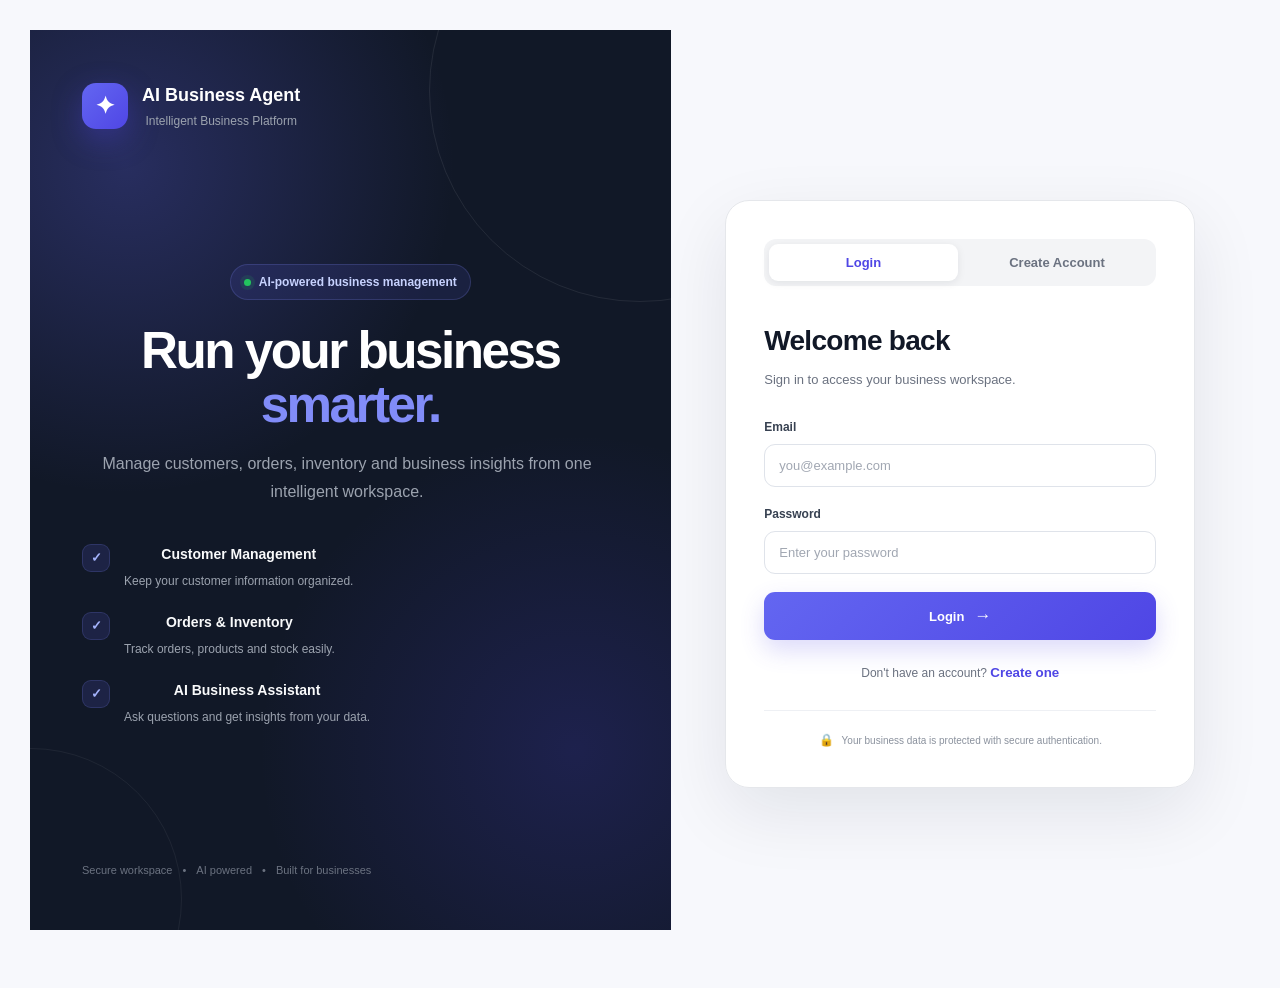
<file: html-frontend/index.html>
<!DOCTYPE html>
<html lang="en">
<head>
    <meta charset="UTF-8">
    <meta name="viewport" content="width=device-width, initial-scale=1.0">

    <title>AI Business Agent</title>

    <link rel="stylesheet" href="style.css">
</head>

<body>

    <div class="auth-page">

        <!-- LEFT BRANDING PANEL -->
        <section class="auth-brand">

            <div class="brand-content">

                <div class="brand-logo">
                    <div class="brand-icon">✦</div>

                    <div>
                        <div class="brand-name">
                            AI Business Agent
                        </div>

                        <div class="brand-small">
                            Intelligent Business Platform
                        </div>
                    </div>
                </div>

                <div class="brand-main">

                    <div class="brand-badge">
                        <span class="brand-badge-dot"></span>
                        AI-powered business management
                    </div>

                    <h1>
                        Run your business
                        <span>smarter.</span>
                    </h1>

                    <p>
                        Manage customers, orders, inventory and
                        business insights from one intelligent
                        workspace.
                    </p>

                    <div class="feature-list">

                        <div class="feature-item">
                            <div class="feature-icon">✓</div>

                            <div>
                                <strong>Customer Management</strong>
                                <small>
                                    Keep your customer information organized.
                                </small>
                            </div>
                        </div>

                        <div class="feature-item">
                            <div class="feature-icon">✓</div>

                            <div>
                                <strong>Orders & Inventory</strong>
                                <small>
                                    Track orders, products and stock easily.
                                </small>
                            </div>
                        </div>

                        <div class="feature-item">
                            <div class="feature-icon">✓</div>

                            <div>
                                <strong>AI Business Assistant</strong>
                                <small>
                                    Ask questions and get insights from your data.
                                </small>
                            </div>
                        </div>

                    </div>

                </div>

                <div class="brand-footer">
                    <span>Secure workspace</span>
                    <span>•</span>
                    <span>AI powered</span>
                    <span>•</span>
                    <span>Built for businesses</span>
                </div>

            </div>

        </section>


        <!-- RIGHT AUTH PANEL -->
        <section class="auth-panel">

            <div class="auth-card">

                <div class="mobile-brand">
                    <div class="mobile-brand-icon">✦</div>
                    <span>AI Business Agent</span>
                </div>

                <!-- TABS -->
                <div class="auth-tabs">

                    
                    <button
                        type="button"
                        id="loginTab"
                        class="auth-tab active"
                        onclick="showLogin()"
>
                        Login
                    </button>

                    <button
                        type="button"
                        id="registerTab"
                        class="auth-tab"
                        onclick="showRegister()"
>
                        Create Account
                    </button>

                </div>


                <!-- LOGIN -->
                <div id="loginSection" class="auth-section">

                    <div class="auth-heading">

                        <h2>
                            Welcome back
                        </h2>

                        <p>
                            Sign in to access your business workspace.
                        </p>

                    </div>


                    <form onsubmit="loginUser(event)">

                        <div class="form-group">

                            <label for="loginEmail">
                                Email
                            </label>

                            <input
                                id="loginEmail"
                                type="email"
                                placeholder="you@example.com"
                                autocomplete="email"
                                required
                            >

                        </div>


                        <div class="form-group">

                            <div class="password-label">

                                <label for="loginPassword">
                                    Password
                                </label>

                            </div>

                            <input
                                id="loginPassword"
                                type="password"
                                placeholder="Enter your password"
                                autocomplete="current-password"
                                required
                            >

                        </div>


                        <button
                            type="submit"
                            class="auth-button"
                        >
                            <span>Login</span>
                            <span class="button-arrow">→</span>
                        </button>

                    </form>


                    <div
                        id="loginMessage"
                        class="auth-message"
                    ></div>


                    <div class="auth-footer-text">

                        Don't have an account?

                        <button
                            onclick="showRegister()"
                            class="text-button"
                        >
                            Create one
                        </button>

                    </div>

                </div>


                <!-- REGISTER -->
                <div
                    id="registerSection"
                    class="auth-section hidden"
                >

                    <div class="auth-heading">

                        <h2>
                            Create your account
                        </h2>

                        <p>
                            Set up your business workspace in minutes.
                        </p>

                    </div>


                    <form onsubmit="registerUser(event)">

                        <div class="form-group">

                            <label for="registerName">
                                Owner Name
                            </label>

                            <input
                                id="registerName"
                                type="text"
                                placeholder="Your full name"
                                autocomplete="name"
                                required
                            >

                        </div>


                        <div class="form-group">

                            <label for="registerBusiness">
                                Business Name
                            </label>

                            <input
                                id="registerBusiness"
                                type="text"
                                placeholder="Your business name"
                                autocomplete="organization"
                                required
                            >

                        </div>


                        <div class="form-group">

                            <label for="registerEmail">
                                Email
                            </label>

                            <input
                                id="registerEmail"
                                type="email"
                                placeholder="you@example.com"
                                autocomplete="email"
                                required
                            >

                        </div>


                        <div class="form-group">

                            <label for="registerPhone">
                                Phone
                                <span class="optional">
                                    Optional
                                </span>
                            </label>

                            <input
                                id="registerPhone"
                                type="tel"
                                placeholder="Phone number"
                                autocomplete="tel"
                            >

                        </div>


                        <div class="form-group">

                            <label for="registerPassword">
                                Password
                            </label>

                            <input
                                id="registerPassword"
                                type="password"
                                placeholder="Create a password"
                                autocomplete="new-password"
                                minlength="8"
                                required
                            >

                            <div class="password-hint">
                                Minimum 8 characters
                            </div>

                        </div>


                        <button
                            type="submit"
                            class="auth-button"
                        >
                            <span>Create Account</span>
                            <span class="button-arrow">→</span>
                        </button>

                    </form>


                    <div
                        id="registerMessage"
                        class="auth-message"
                    ></div>


                    <div class="auth-footer-text">

                        Already have an account?

                        <button
                            onclick="showLogin()"
                            class="text-button"
                        >
                            Sign in
                        </button>

                    </div>

                </div>


                <div class="security-note">

                    <span class="security-icon">🔒</span>

                    <span>
                        Your business data is protected with
                        secure authentication.
                    </span>

                </div>

            </div>

        </section>

    </div>


    <script src="script.js"></script>

</body>
</html>
</file>
<file: html-frontend/style.css>
/* =========================================================
   AI BUSINESS AGENT
   PREMIUM SAAS DESIGN SYSTEM
   ========================================================= */

* {
    margin: 0;
    padding: 0;
    box-sizing: border-box;
}

:root {
    /* Brand */
    --primary: #4f46e5;
    --primary-dark: #4338ca;
    --primary-light: #eef2ff;
    --primary-soft: #f5f7ff;

    /* Background */
    --background: #f6f8fc;
    --surface: #ffffff;
    --surface-soft: #f8fafc;

    /* Sidebar */
    --sidebar: #111827;
    --sidebar-hover: #1f2937;
    --sidebar-active: #312e81;

    /* Text */
    --text-primary: #111827;
    --text-secondary: #64748b;
    --text-muted: #94a3b8;

    /* Borders */
    --border: #e6eaf0;
    --border-light: #eef1f5;

    /* Status */
    --success: #16a34a;
    --success-bg: #ecfdf3;

    --warning: #d97706;
    --warning-bg: #fffbeb;

    --danger: #dc2626;
    --danger-bg: #fef2f2;

    --info: #2563eb;
    --info-bg: #eff6ff;

    /* Shadows */
    --shadow-xs:
        0 1px 2px rgba(15, 23, 42, 0.03);

    --shadow-sm:
        0 3px 10px rgba(15, 23, 42, 0.05);

    --shadow-md:
        0 8px 25px rgba(15, 23, 42, 0.07);

    /* Radius */
    --radius-sm: 8px;
    --radius-md: 12px;
    --radius-lg: 16px;
}


/* =========================================================
   BODY
   ========================================================= */

body {
    font-family:
        Inter,
        -apple-system,
        BlinkMacSystemFont,
        "Segoe UI",
        Roboto,
        Arial,
        sans-serif;

    background: var(--background);

    color: var(--text-primary);

    line-height: 1.5;

    -webkit-font-smoothing: antialiased;
}


/* =========================================================
   GLOBAL
   ========================================================= */

button,
input,
textarea,
select {
    font-family: inherit;
}

button {
    cursor: pointer;
}

a {
    text-decoration: none;
    color: var(--primary);
}


/* =========================================================
   AUTH PAGE
   ========================================================= */

.auth-page {
    min-height: 100vh;

    display: flex;
    justify-content: center;
    align-items: center;

    padding: 30px;

    background:
        radial-gradient(
            circle at 10% 10%,
            rgba(79, 70, 229, 0.12),
            transparent 30%
        ),
        radial-gradient(
            circle at 90% 90%,
            rgba(37, 99, 235, 0.10),
            transparent 30%
        ),
        #f8fafc;
}


.auth-container {
    width: 100%;
    max-width: 470px;
}


.auth-card {
    background: white;

    border: 1px solid var(--border);

    border-radius: 20px;

    padding: 36px;

    box-shadow:
        0 25px 60px rgba(15, 23, 42, 0.10);
}


/* =========================================================
   AUTH BRAND
   ========================================================= */

.auth-brand {
    text-align: center;
    margin-bottom: 28px;
}


.auth-brand-icon {
    width: 60px;
    height: 60px;

    margin: 0 auto 15px;

    display: flex;
    align-items: center;
    justify-content: center;

    border-radius: 17px;

    background:
        linear-gradient(
            135deg,
            #6366f1,
            #4f46e5
        );

    color: white;

    font-size: 28px;

    box-shadow:
        0 12px 25px rgba(79, 70, 229, 0.25);
}


.auth-brand h1 {
    font-size: 26px;
    font-weight: 750;
    letter-spacing: -0.6px;
}


.auth-brand p {
    margin-top: 7px;

    color: var(--text-secondary);

    font-size: 14px;
}


/* =========================================================
   AUTH TABS
   ========================================================= */

.auth-tabs {
    display: grid;

    grid-template-columns: 1fr 1fr;

    gap: 5px;

    padding: 5px;

    background: #f1f5f9;

    border-radius: 10px;

    margin-bottom: 24px;
}


.auth-tab {
    padding: 11px;

    border: none;

    border-radius: 7px;

    background: transparent;

    color: var(--text-secondary);

    font-weight: 600;
}


.auth-tab.active {
    background: white;

    color: var(--primary);

    box-shadow: var(--shadow-xs);
}


/* =========================================================
   FORM
   ========================================================= */

.form-group {
    margin-bottom: 17px;
}


.form-group label {
    display: block;

    margin-bottom: 7px;

    font-size: 13px;

    font-weight: 650;

    color: #374151;
}


input,
textarea,
select {
    width: 100%;

    padding: 11px 13px;

    border-radius: 9px;

    border: 1px solid #d7dce4;

    background: white;

    color: var(--text-primary);

    outline: none;

    font-size: 14px;

    transition:
        border-color 0.2s ease,
        box-shadow 0.2s ease;
}


input:hover,
textarea:hover,
select:hover {
    border-color: #b9c0cc;
}


input:focus,
textarea:focus,
select:focus {
    border-color: var(--primary);

    box-shadow:
        0 0 0 3px rgba(79, 70, 229, 0.10);
}


input::placeholder,
textarea::placeholder {
    color: #9ca3af;
}


/* =========================================================
   BUTTONS
   ========================================================= */

.primary-button {
    width: 100%;

    padding: 12px 17px;

    border: none;

    border-radius: 9px;

    background:
        linear-gradient(
            135deg,
            #6366f1,
            #4f46e5
        );

    color: white;

    font-size: 14px;

    font-weight: 650;

    box-shadow:
        0 5px 14px rgba(79, 70, 229, 0.20);

    transition:
        transform 0.2s ease,
        box-shadow 0.2s ease;
}


.primary-button:hover {
    transform: translateY(-1px);

    box-shadow:
        0 8px 20px rgba(79, 70, 229, 0.28);
}


.secondary-button {
    padding: 9px 14px;

    background: white;

    color: #475569;

    border: 1px solid var(--border);

    border-radius: 8px;

    font-size: 13px;

    font-weight: 600;
}


.secondary-button:hover {
    background: var(--surface-soft);

    border-color: #cbd5e1;
}


/* =========================================================
   MESSAGES
   ========================================================= */

.message {
    display: none;

    padding: 11px 14px;

    margin-bottom: 17px;

    border-radius: 9px;

    font-size: 13px;
}


.message.success {
    display: block;

    background: var(--success-bg);

    border: 1px solid #bbf7d0;

    color: #166534;
}


.message.error {
    display: block;

    background: var(--danger-bg);

    border: 1px solid #fecaca;

    color: #991b1b;
}


/* =========================================================
   DASHBOARD
   ========================================================= */

.dashboard-container {
    min-height: 100vh;

    display: flex;

    background: var(--background);
}


/* =========================================================
   SIDEBAR
   ========================================================= */

.sidebar {
    position: fixed;

    left: 0;
    top: 0;
    bottom: 0;

    width: 255px;

    display: flex;

    flex-direction: column;

    background:
        linear-gradient(
            180deg,
            #111827 0%,
            #0f172a 100%
        );

    color: white;

    z-index: 100;

    border-right:
        1px solid rgba(255, 255, 255, 0.04);
}


/* =========================================================
   SIDEBAR HEADER
   ========================================================= */

.sidebar-header {
    padding: 25px 22px;

    border-bottom:
        1px solid rgba(255, 255, 255, 0.07);
}


.sidebar-header h2 {
    font-size: 17px;

    font-weight: 750;

    letter-spacing: -0.2px;
}


.sidebar-header p {
    margin-top: 4px;

    color: #94a3b8;

    font-size: 11px;

    letter-spacing: 0.2px;
}


/* =========================================================
   SIDEBAR NAVIGATION
   ========================================================= */

.sidebar-nav {
    padding: 18px 12px;

    display: flex;

    flex-direction: column;

    gap: 4px;
}


.nav-item {
    width: 100%;

    padding: 11px 13px;

    text-align: left;

    border: none;

    border-radius: 9px;

    background: transparent;

    color: #aeb8c7;

    font-size: 13px;

    font-weight: 600;

    transition:
        background 0.2s ease,
        color 0.2s ease,
        transform 0.2s ease;
}


.nav-item:hover {
    background: rgba(255, 255, 255, 0.07);

    color: white;

    transform: translateX(2px);
}


.nav-item.active {
    background:
        linear-gradient(
            135deg,
            #4f46e5,
            #4338ca
        );

    color: white;

    box-shadow:
        0 7px 18px rgba(79, 70, 229, 0.25);
}


/* =========================================================
   SIDEBAR FOOTER
   ========================================================= */

.sidebar-footer {
    margin-top: auto;

    padding: 18px;

    border-top:
        1px solid rgba(255, 255, 255, 0.07);
}


.sidebar-footer p {
    margin-bottom: 4px;

    color: #64748b;

    font-size: 10px;

    text-transform: uppercase;

    letter-spacing: 0.7px;
}


.sidebar-footer strong {
    display: block;

    margin-bottom: 14px;

    color: #e2e8f0;

    font-size: 12px;

    word-break: break-word;
}


.logout-button {
    width: 100%;

    padding: 9px;

    border-radius: 8px;

    background:
        rgba(255, 255, 255, 0.06);

    color: #cbd5e1;

    font-size: 12px;

    font-weight: 600;

    border:
        1px solid rgba(255, 255, 255, 0.05);
}


.logout-button:hover {
    background:
        rgba(220, 38, 38, 0.15);

    color: #fecaca;
}


/* =========================================================
   MAIN CONTENT
   ========================================================= */

.main-content {
    width: calc(100% - 255px);

    margin-left: 255px;

    min-height: 100vh;

    padding: 34px 42px 60px;
}


/* =========================================================
   PAGE
   ========================================================= */

.page {
    display: none;

    max-width: 1450px;

    margin: 0 auto;
}


.page.active-page {
    display: block;
}


/* =========================================================
   PAGE HEADER
   ========================================================= */

.page-header {
    margin-bottom: 27px;
}


.page-header h1 {
    font-size: 29px;

    font-weight: 760;

    letter-spacing: -0.8px;

    color: #0f172a;
}


.page-header p {
    margin-top: 5px;

    color: var(--text-secondary);

    font-size: 13px;
}


/* =========================================================
   METRIC CARDS
   ========================================================= */

.metrics-grid {
    display: grid;

    grid-template-columns:
        repeat(5, minmax(0, 1fr));

    gap: 15px;

    margin-bottom: 20px;
}


.metric-card {
    position: relative;

    background: white;

    border: 1px solid var(--border);

    border-radius: 13px;

    padding: 19px;

    box-shadow: var(--shadow-xs);

    overflow: hidden;

    transition:
        transform 0.2s ease,
        box-shadow 0.2s ease;
}


.metric-card::after {
    content: "";

    position: absolute;

    right: -25px;
    top: -25px;

    width: 70px;
    height: 70px;

    border-radius: 50%;

    background:
        rgba(79, 70, 229, 0.06);
}


.metric-card:hover {
    transform: translateY(-2px);

    box-shadow: var(--shadow-md);
}


.metric-card span {
    display: block;

    margin-bottom: 8px;

    color: var(--text-secondary);

    font-size: 11px;

    font-weight: 650;

    text-transform: uppercase;

    letter-spacing: 0.35px;
}


.metric-card strong {
    display: block;

    color: #0f172a;

    font-size: 25px;

    font-weight: 760;

    letter-spacing: -0.7px;
}


/* =========================================================
   CONTENT CARD
   ========================================================= */

.content-card {
    background: white;

    border: 1px solid var(--border);

    border-radius: 13px;

    padding: 21px;

    margin-bottom: 18px;

    box-shadow: var(--shadow-xs);
}


.content-card h2 {
    margin-bottom: 7px;

    font-size: 17px;

    font-weight: 720;

    color: #0f172a;
}


.content-card h3 {
    margin-bottom: 7px;

    font-size: 15px;

    font-weight: 700;
}


.content-card p {
    color: var(--text-secondary);

    font-size: 13px;
}


/* =========================================================
   SECTION HEADER
   ========================================================= */

.section-header {
    display: flex;

    align-items: center;

    justify-content: space-between;

    gap: 15px;

    margin-bottom: 16px;
}


.section-header h2 {
    margin-bottom: 0;
}


/* =========================================================
   TABLE
   ========================================================= */

.table-container {
    width: 100%;

    overflow-x: auto;

    border:
        1px solid var(--border);

    border-radius: 10px;

    background: white;
}


table {
    width: 100%;

    min-width: 650px;

    border-collapse: collapse;
}


thead {
    background: #f8fafc;
}


th {
    padding: 12px 14px;

    text-align: left;

    color: #64748b;

    font-size: 10px;

    font-weight: 750;

    text-transform: uppercase;

    letter-spacing: 0.55px;

    border-bottom:
        1px solid var(--border);
}


td {
    padding: 13px 14px;

    color: #374151;

    font-size: 13px;

    border-bottom:
        1px solid #f1f5f9;
}


tbody tr:last-child td {
    border-bottom: none;
}


tbody tr {
    transition:
        background 0.15s ease;
}


tbody tr:hover {
    background: #fafbff;
}


/* =========================================================
   FORM GRID
   ========================================================= */

.form-grid {
    display: grid;

    grid-template-columns:
        repeat(2, minmax(0, 1fr));

    gap: 14px;

    margin-bottom: 16px;
}


/* =========================================================
   CHAT
   ========================================================= */

.chat-messages {
    min-height: 420px;

    max-height: 540px;

    overflow-y: auto;

    padding: 18px;

    background:
        linear-gradient(
            180deg,
            #f8fafc,
            #f5f7fb
        );

    border:
        1px solid var(--border);

    border-radius: 12px;

    margin-bottom: 14px;
}


.chat-user,
.chat-assistant {
    max-width: 76%;

    padding: 12px 14px;

    margin-bottom: 12px;

    border-radius: 11px;

    font-size: 13px;

    line-height: 1.55;
}


.chat-user {
    margin-left: auto;

    color: white;

    background:
        linear-gradient(
            135deg,
            #6366f1,
            #4f46e5
        );

    box-shadow:
        0 5px 12px rgba(79, 70, 229, 0.15);
}


.chat-assistant {
    background: white;

    color: #374151;

    border:
        1px solid var(--border);

    box-shadow: var(--shadow-xs);
}


.chat-input-container {
    display: flex;

    gap: 10px;
}


.chat-input-container input {
    flex: 1;
}


.chat-input-container .primary-button {
    width: auto;

    min-width: 95px;
}


/* =========================================================
   BADGES
   ========================================================= */

.badge {
    display: inline-flex;

    align-items: center;

    padding: 4px 9px;

    border-radius: 999px;

    font-size: 10px;

    font-weight: 700;
}


.badge-success {
    background: var(--success-bg);

    color: #15803d;
}


.badge-warning {
    background: var(--warning-bg);

    color: #b45309;
}


.badge-danger {
    background: var(--danger-bg);

    color: #b91c1c;
}


.badge-info {
    background: var(--info-bg);

    color: #1d4ed8;
}


/* =========================================================
   EMPTY STATE
   ========================================================= */

.empty-state {
    padding: 45px 20px;

    text-align: center;

    color: var(--text-secondary);
}


.empty-state h3 {
    margin-bottom: 6px;

    color: #334155;

    font-size: 16px;
}


.empty-state p {
    font-size: 13px;
}


/* =========================================================
   SCROLLBAR
   ========================================================= */

::-webkit-scrollbar {
    width: 7px;
    height: 7px;
}


::-webkit-scrollbar-track {
    background: transparent;
}


::-webkit-scrollbar-thumb {
    background: #cbd5e1;

    border-radius: 999px;
}


::-webkit-scrollbar-thumb:hover {
    background: #94a3b8;
}


/* =========================================================
   UTILITY
   ========================================================= */

.hidden {
    display: none !important;
}


/* =========================================================
   RESPONSIVE
   ========================================================= */

@media (max-width: 1200px) {

    .metrics-grid {
        grid-template-columns:
            repeat(3, minmax(0, 1fr));
    }

}


@media (max-width: 850px) {

    .sidebar {
        position: relative;

        width: 100%;

        height: auto;

        min-height: auto;
    }


    .dashboard-container {
        display: block;
    }


    .sidebar-nav {
        display: grid;

        grid-template-columns:
            repeat(2, 1fr);
    }


    .sidebar-footer {
        margin-top: 0;
    }


    .main-content {
        width: 100%;

        margin-left: 0;

        padding: 25px 18px 45px;
    }


    .metrics-grid {
        grid-template-columns:
            repeat(2, minmax(0, 1fr));
    }


    .form-grid {
        grid-template-columns: 1fr;
    }

}


@media (max-width: 520px) {

    .auth-page {
        padding: 15px;
    }


    .auth-card {
        padding: 25px 18px;
    }


    .metrics-grid {
        grid-template-columns: 1fr;
    }


    .sidebar-nav {
        grid-template-columns: 1fr;
    }


    .main-content {
        padding: 20px 13px 35px;
    }


    .page-header h1 {
        font-size: 24px;
    }


    .content-card {
        padding: 16px;
    }


    .chat-user,
    .chat-assistant {
        max-width: 90%;
    }


    .chat-input-container {
        flex-direction: column;
    }


    .chat-input-container .primary-button {
        width: 100%;
    }

}

/* =========================================================
   PREMIUM AUTH / LOGIN PAGE
   ========================================================= */

.auth-page {
    min-height: 100vh;
    display: grid;
    grid-template-columns: 1.05fr 0.95fr;
    background: #f7f8fc;
}


/* =========================================================
   LEFT BRAND PANEL
   ========================================================= */

.auth-brand {
    position: relative;
    overflow: hidden;
    background:
        radial-gradient(
            circle at 15% 15%,
            rgba(99, 102, 241, 0.28),
            transparent 35%
        ),
        radial-gradient(
            circle at 85% 80%,
            rgba(79, 70, 229, 0.20),
            transparent 35%
        ),
        #111827;

    color: white;
    padding: 52px;
}


.auth-brand::before {
    content: "";
    position: absolute;

    width: 420px;
    height: 420px;

    border: 1px solid rgba(255,255,255,0.08);

    border-radius: 50%;

    right: -180px;
    top: -150px;
}


.auth-brand::after {
    content: "";

    position: absolute;

    width: 300px;
    height: 300px;

    border: 1px solid rgba(255,255,255,0.06);

    border-radius: 50%;

    left: -150px;
    bottom: -120px;
}


.brand-content {
    position: relative;
    z-index: 2;

    min-height: calc(100vh - 104px);

    display: flex;
    flex-direction: column;
}


.brand-logo {
    display: flex;
    align-items: center;
    gap: 14px;
}


.brand-icon {
    width: 46px;
    height: 46px;

    border-radius: 14px;

    display: flex;
    align-items: center;
    justify-content: center;

    background: linear-gradient(
        135deg,
        #6366f1,
        #4f46e5
    );

    box-shadow:
        0 10px 30px rgba(79,70,229,0.35);

    font-size: 24px;
    font-weight: 700;
}


.brand-name {
    font-size: 18px;
    font-weight: 700;
}


.brand-small {
    margin-top: 3px;

    font-size: 12px;

    color: #9ca3af;
}


.brand-main {
    max-width: 590px;

    margin-top: auto;
    margin-bottom: auto;

    padding: 70px 0;
}


.brand-badge {
    display: inline-flex;

    align-items: center;
    gap: 8px;

    padding: 8px 13px;

    border-radius: 999px;

    background: rgba(99,102,241,0.12);

    border: 1px solid rgba(129,140,248,0.2);

    color: #c7d2fe;

    font-size: 12px;
    font-weight: 600;
}


.brand-badge-dot {
    width: 7px;
    height: 7px;

    border-radius: 50%;

    background: #22c55e;

    box-shadow: 0 0 0 4px rgba(34,197,94,0.12);
}


.brand-main h1 {
    margin: 24px 0 18px;

    font-size: clamp(42px, 4vw, 66px);

    line-height: 1.05;

    letter-spacing: -2.5px;

    font-weight: 800;
}


.brand-main h1 span {
    display: block;

    color: #818cf8;
}


.brand-main > p {
    max-width: 530px;

    color: #9ca3af;

    font-size: 16px;

    line-height: 1.75;

    margin-bottom: 38px;
}


.feature-list {
    display: flex;
    flex-direction: column;

    gap: 20px;
}


.feature-item {
    display: flex;

    align-items: flex-start;

    gap: 14px;
}


.feature-icon {
    flex-shrink: 0;

    width: 28px;
    height: 28px;

    border-radius: 9px;

    display: flex;
    align-items: center;
    justify-content: center;

    background: rgba(99,102,241,0.15);

    border: 1px solid rgba(129,140,248,0.18);

    color: #a5b4fc;

    font-size: 13px;
    font-weight: 700;
}


.feature-item strong {
    display: block;

    color: #f9fafb;

    font-size: 14px;

    margin-bottom: 3px;
}


.feature-item small {
    color: #9ca3af;

    font-size: 12px;

    line-height: 1.5;
}


.brand-footer {
    display: flex;

    gap: 10px;

    color: #6b7280;

    font-size: 11px;
}


/* =========================================================
   RIGHT AUTH PANEL
   ========================================================= */

.auth-panel {
    min-height: 100vh;

    display: flex;

    align-items: center;
    justify-content: center;

    padding: 40px;
}


.auth-card {
    width: 100%;
    max-width: 470px;

    background: rgba(255,255,255,0.96);

    border: 1px solid #e5e7eb;

    border-radius: 24px;

    padding: 38px;

    box-shadow:
        0 24px 70px rgba(15,23,42,0.09);
}


.mobile-brand {
    display: none;
}


/* =========================================================
   AUTH TABS
   ========================================================= */

.auth-tabs {
    display: grid;

    grid-template-columns: 1fr 1fr;

    padding: 5px;

    margin-bottom: 34px;

    background: #f3f4f6;

    border-radius: 12px;
}


.auth-tab {
    border: none;

    background: transparent;

    padding: 11px 10px;

    border-radius: 9px;

    color: #6b7280;

    font-size: 13px;

    font-weight: 600;

    cursor: pointer;

    transition: all 0.2s ease;
}


.auth-tab:hover {
    color: #111827;
}


.auth-tab.active {
    background: white;

    color: #4f46e5;

    box-shadow:
        0 2px 8px rgba(15,23,42,0.08);
}


/* =========================================================
   AUTH HEADING
   ========================================================= */

.auth-heading {
    margin-bottom: 28px;
}


.auth-heading h2 {
    margin: 0 0 8px;

    color: #111827;

    font-size: 28px;

    letter-spacing: -0.7px;
}


.auth-heading p {
    margin: 0;

    color: #6b7280;

    font-size: 13px;

    line-height: 1.6;
}


/* =========================================================
   FORM
   ========================================================= */

.form-group {
    margin-bottom: 18px;
}


.form-group label {
    display: block;

    margin-bottom: 8px;

    color: #374151;

    font-size: 12px;

    font-weight: 600;
}


.password-label {
    display: flex;

    justify-content: space-between;
}


.optional {
    color: #9ca3af;

    font-weight: 400;

    margin-left: 4px;
}


.form-group input {
    width: 100%;

    box-sizing: border-box;

    padding: 13px 14px;

    border: 1px solid #dfe3ea;

    border-radius: 11px;

    background: #ffffff;

    color: #111827;

    font-size: 13px;

    outline: none;

    transition:
        border-color 0.2s ease,
        box-shadow 0.2s ease,
        background 0.2s ease;
}


.form-group input::placeholder {
    color: #a1a7b2;
}


.form-group input:focus {
    border-color: #6366f1;

    background: #ffffff;

    box-shadow:
        0 0 0 4px rgba(99,102,241,0.10);
}


.password-hint {
    margin-top: 6px;

    color: #9ca3af;

    font-size: 11px;
}


/* =========================================================
   AUTH BUTTON
   ========================================================= */

.auth-button {
    width: 100%;

    margin-top: 8px;

    padding: 14px 16px;

    border: none;

    border-radius: 11px;

    background: linear-gradient(
        135deg,
        #6366f1,
        #4f46e5
    );

    color: white;

    font-size: 13px;

    font-weight: 700;

    cursor: pointer;

    display: flex;

    align-items: center;
    justify-content: center;

    gap: 10px;

    box-shadow:
        0 10px 24px rgba(79,70,229,0.20);

    transition:
        transform 0.2s ease,
        box-shadow 0.2s ease;
}


.auth-button:hover {
    transform: translateY(-1px);

    box-shadow:
        0 14px 30px rgba(79,70,229,0.27);
}


.auth-button:active {
    transform: translateY(0);
}


.button-arrow {
    font-size: 17px;

    transition: transform 0.2s ease;
}


.auth-button:hover .button-arrow {
    transform: translateX(3px);
}


/* =========================================================
   MESSAGE
   ========================================================= */

.auth-message {
    margin-top: 16px;

    font-size: 12px;

    line-height: 1.5;
}


.auth-message:empty {
    display: none;
}


/* =========================================================
   FOOTER
   ========================================================= */

.auth-footer-text {
    margin-top: 24px;

    text-align: center;

    color: #6b7280;

    font-size: 12px;
}


.text-button {
    border: none;

    background: transparent;

    color: #4f46e5;

    font-weight: 700;

    cursor: pointer;

    padding: 0;
}


.text-button:hover {
    text-decoration: underline;
}


/* =========================================================
   SECURITY NOTE
   ========================================================= */

.security-note {
    display: flex;

    align-items: center;

    justify-content: center;

    gap: 8px;

    margin-top: 28px;

    padding-top: 20px;

    border-top: 1px solid #eef0f4;

    color: #8a919d;

    font-size: 10px;

    line-height: 1.5;

    text-align: center;
}


.security-icon {
    font-size: 12px;
}


/* =========================================================
   HIDDEN
   ========================================================= */

.hidden {
    display: none !important;
}


/* =========================================================
   RESPONSIVE
   ========================================================= */

@media (max-width: 900px) {

    .auth-page {
        grid-template-columns: 1fr;
    }

    .auth-brand {
        display: none;
    }

    .auth-panel {
        min-height: 100vh;

        padding: 24px 18px;

        background:
            radial-gradient(
                circle at top,
                rgba(99,102,241,0.10),
                transparent 40%
            ),
            #f7f8fc;
    }

    .auth-card {
        max-width: 500px;

        padding: 30px 24px;
    }

    .mobile-brand {
        display: flex;

        align-items: center;

        justify-content: center;

        gap: 9px;

        margin-bottom: 26px;

        color: #111827;

        font-size: 17px;

        font-weight: 750;
    }

    .mobile-brand-icon {
        width: 34px;
        height: 34px;

        display: flex;
        align-items: center;
        justify-content: center;

        border-radius: 10px;

        background: linear-gradient(
            135deg,
            #6366f1,
            #4f46e5
        );

        color: white;
    }
}


@media (max-width: 480px) {

    .auth-panel {
        padding: 14px;
    }

    .auth-card {
        padding: 24px 18px;

        border-radius: 18px;
    }

    .auth-heading h2 {
        font-size: 24px;
    }

    .auth-tabs {
        margin-bottom: 26px;
    }
}
</file>
